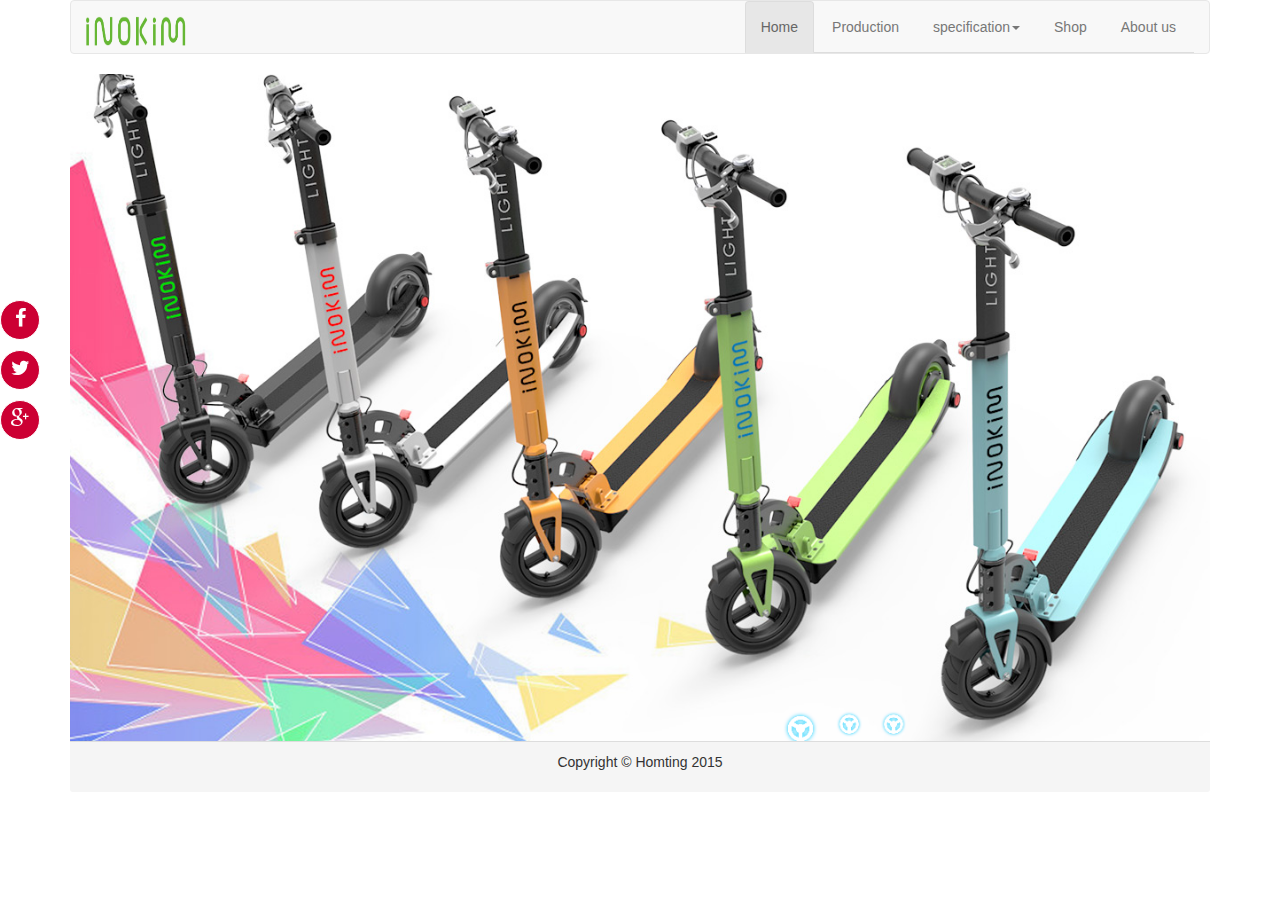
<file: index.html>
<!DOCTYPE html>
<html>
    <head>
        <meta charset="utf-8">
        <meta name="viewport" content="width=device-width, initial-scale=1">
        <title>iNOKiM</title>
        <link rel="stylesheet" href="css/bootstrap.css">
        <link rel="stylesheet" href="css/font-awesome.css">
        <script src="js/jquery-1.11.3.js"></script>
        <script src="js/bootstrap.js"></script>
    </head>
    <body class="container">
        <header>
            <div class="navbar navbar-default" role="navigation">
                <div class="navbar-header">
                    <button class="navbar-toggle" type="button" data-toggle="collapse" data-target=".navbar-responsive-collapse">
                        <span class="sr-only">Toggle Navigation</span>
                        <span class="icon-bar"></span>
                        <span class="icon-bar"></span>
                        <span class="icon-bar"></span>
                    </button>

                    <a href="index.html" class="navbar-brand">
                        <img style="width:100px; height:30px" alt="inokim" title="inokim" src="images/logo.png">
                    </a>
                </div>
                <div class="collapse navbar-collapse navbar-responsive-collapse">
                    <ul class="nav navbar-nav nav-tabs pull-right">
                        <li class="active"><a href="index.html"><span class="topinfo">Home</span></a></li>
                		<li><a href="production.html">Production</a></li>
                        <li class="dropdown">
                            <a class="dropdown-toggle" data-toggle="dropdown">specification<span class="caret"></span></a>
                            <ul class="dropdown-menu">
                                <li><a href="datalight.html">Light</a></li>
                                <li class="nav-divider"></li>
                                <li><a href="dataquick.html">Quick 2</a></li>
                            </ul>
                        </li>
                        <li><a href="http://www.baidu.com" target="_blank">Shop</a></li>
                		<li><a href="aboutus.html">About us</a></li>
          	 	   </ul>
               </div>
            </div>
        </head>
        <div >
            <img class="img-responsive" alt="inokim" title="inokim" src="images/light_main.png">
        </div>
        <div class="panel-footer">
            <p class="text-center">Copyright &copy; Homting 2015</p>
        </div>

        <div class="sharebox">
            <div class="social-icons">
                <p>
                    <a target="_blank"
                    href="http://www.facebook.com/share.php?u=homting.github.io"
                    class="fa fa-facebook"></a>
                </p>
                <p><a href="http://twitter.com/home?status=Currentlyreading
                    <?php the_permalink(); ?>" title="Click to share this post on Twitter"
                    class="fa fa-twitter"></a></p>
                <p><a href="#" class="fa fa-google-plus"></a></p>
            </div>
        </div>

    </body>
</html>
</file>
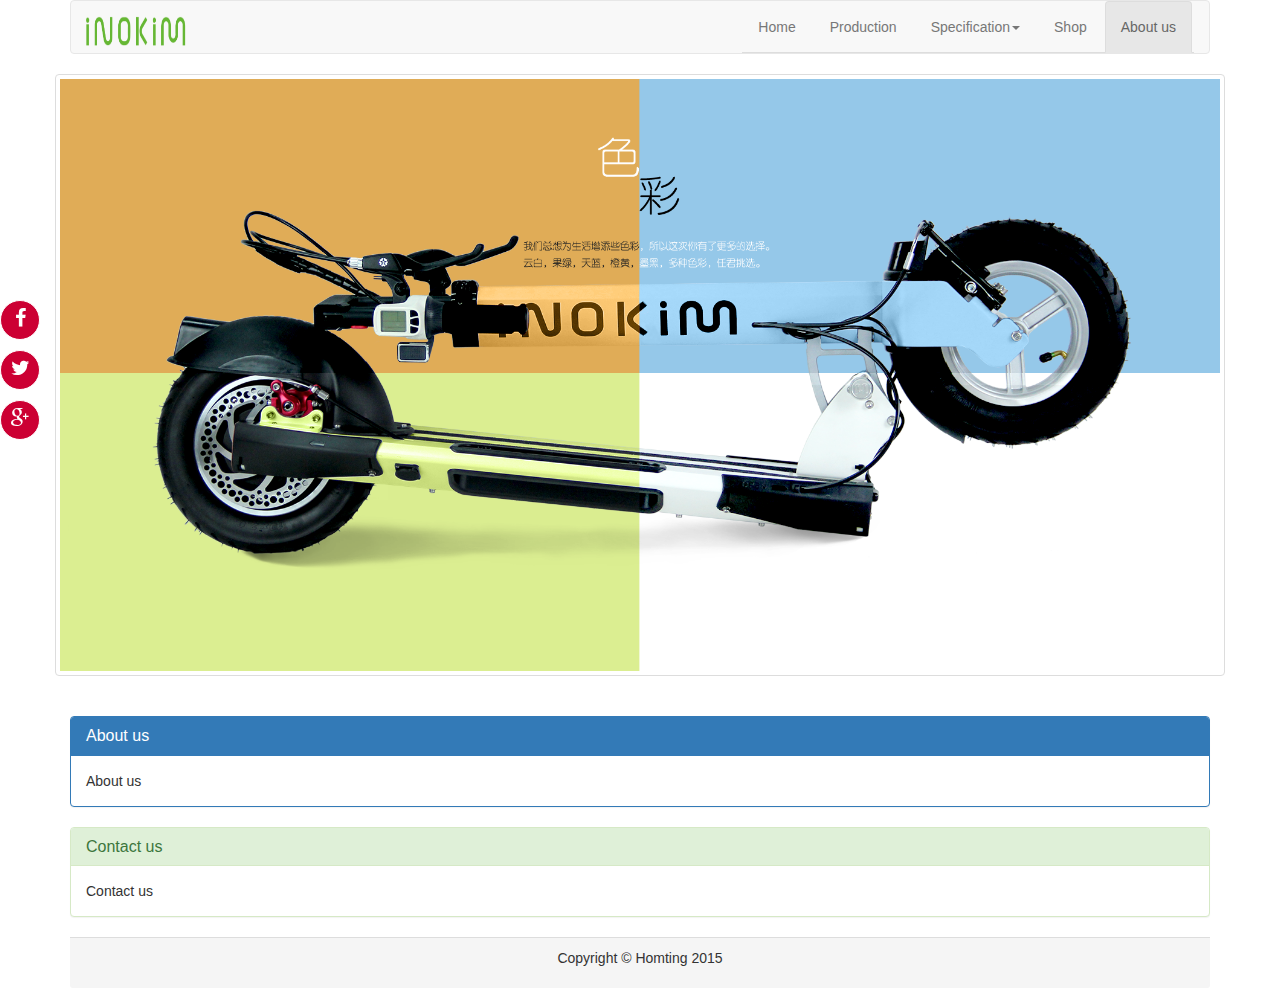
<file: aboutus.html>
<!DOCTYPE html>
<html>
    <head>
        <meta charset="utf-8">
        <meta name="viewport" content="width=device-width, initial-scale=1">
        <title>iNOKiM</title>
        <link rel="stylesheet" href="css/bootstrap.css">
        <link rel="stylesheet" href="css/font-awesome.css">
        <script src="js/jquery-1.11.3.js"></script>
        <script src="js/bootstrap.js"></script>
    </head>
    <body class="container">
        <header>
            <div class="navbar navbar-default" role="navigation">
                <div class="navbar-header">
                <button class="navbar-toggle" type="button" data-toggle="collapse" data-target=".navbar-responsive-collapse">
                    <span class="sr-only">Toggle Navigation</span>
                    <span class="icon-bar"></span>
                    <span class="icon-bar"></span>
                    <span class="icon-bar"></span>
                </button>
                <a href="index.html" class="navbar-brand">
                    <img style="width:100px; height:30px" alt="inokim inokim官网" title="inokim" src="images/logo.png">
                </a>
                </div>
                <div class="collapse navbar-collapse navbar-responsive-collapse">
              	     <ul class="nav navbar-nav nav-tabs pull-right">
                    	 <li><a href="index.html"><span class="p1">Home</span></a></li>
                    	 <li><a href="production.html">Production</a></li>
                         <li class="dropdown">
                             <a class="dropdown-toggle" data-toggle="dropdown">Specification<span class="caret"></span></a>
                             <ul class="dropdown-menu">
                                 <li><a href="datalight.html">Light</a></li>
                                 <li class="nav-divider"></li>
                                 <li><a href="dataquick.html">Quick 2</a></li>
                             </ul>
                         </li>
                         <li><a href="http://www.baidu.com" target="_blank">Shop</a></li>
                    	 <li class="active"><a href="aboutus.html"><span class="topinfo">About us</span></a></li>
                    </ul>
                </div>
            </div>
        </header>

        <div>
            <div class="row">
                <img  class="img-thumbnail" alt="About us" src="images/aboutus.png">
            </div>
            <div>
                <br/><br/>
            </div>
            <div class="panel panel-primary">
                <div class="panel-heading">
                    <h3 class="panel-title">About us</h3>
                </div>
                <div class="panel-body">
                    About us
                </div>
            </div>
            <div class="panel panel-success">
                <div class="panel-heading">
                    <h3 class="panel-title">Contact us</h3>
                </div>
                <div class="panel-body">
                    Contact us
                </div>
            </div>
        </div>
        <div class="panel-footer">
            <p class="text-center">Copyright &copy; Homting 2015</p>
        </div>

        <div class="sharebox" >
            <div class="social-icons">
                <p><a target="_blank"
                href="http://www.facebook.com/share.php?u=homting.github.io"
                class="fa fa-facebook"></a></p>
                <p><a href="http://twitter.com/home?status=Currentlyreading
                    <?php the_permalink(); ?>" title="Click to share this post on Twitter"
                    class="fa fa-twitter"></a></p>
                <p><a href="#" class="fa fa-google-plus"></a></p>
            </div>
        </div>
    </body>
</html>
</file>
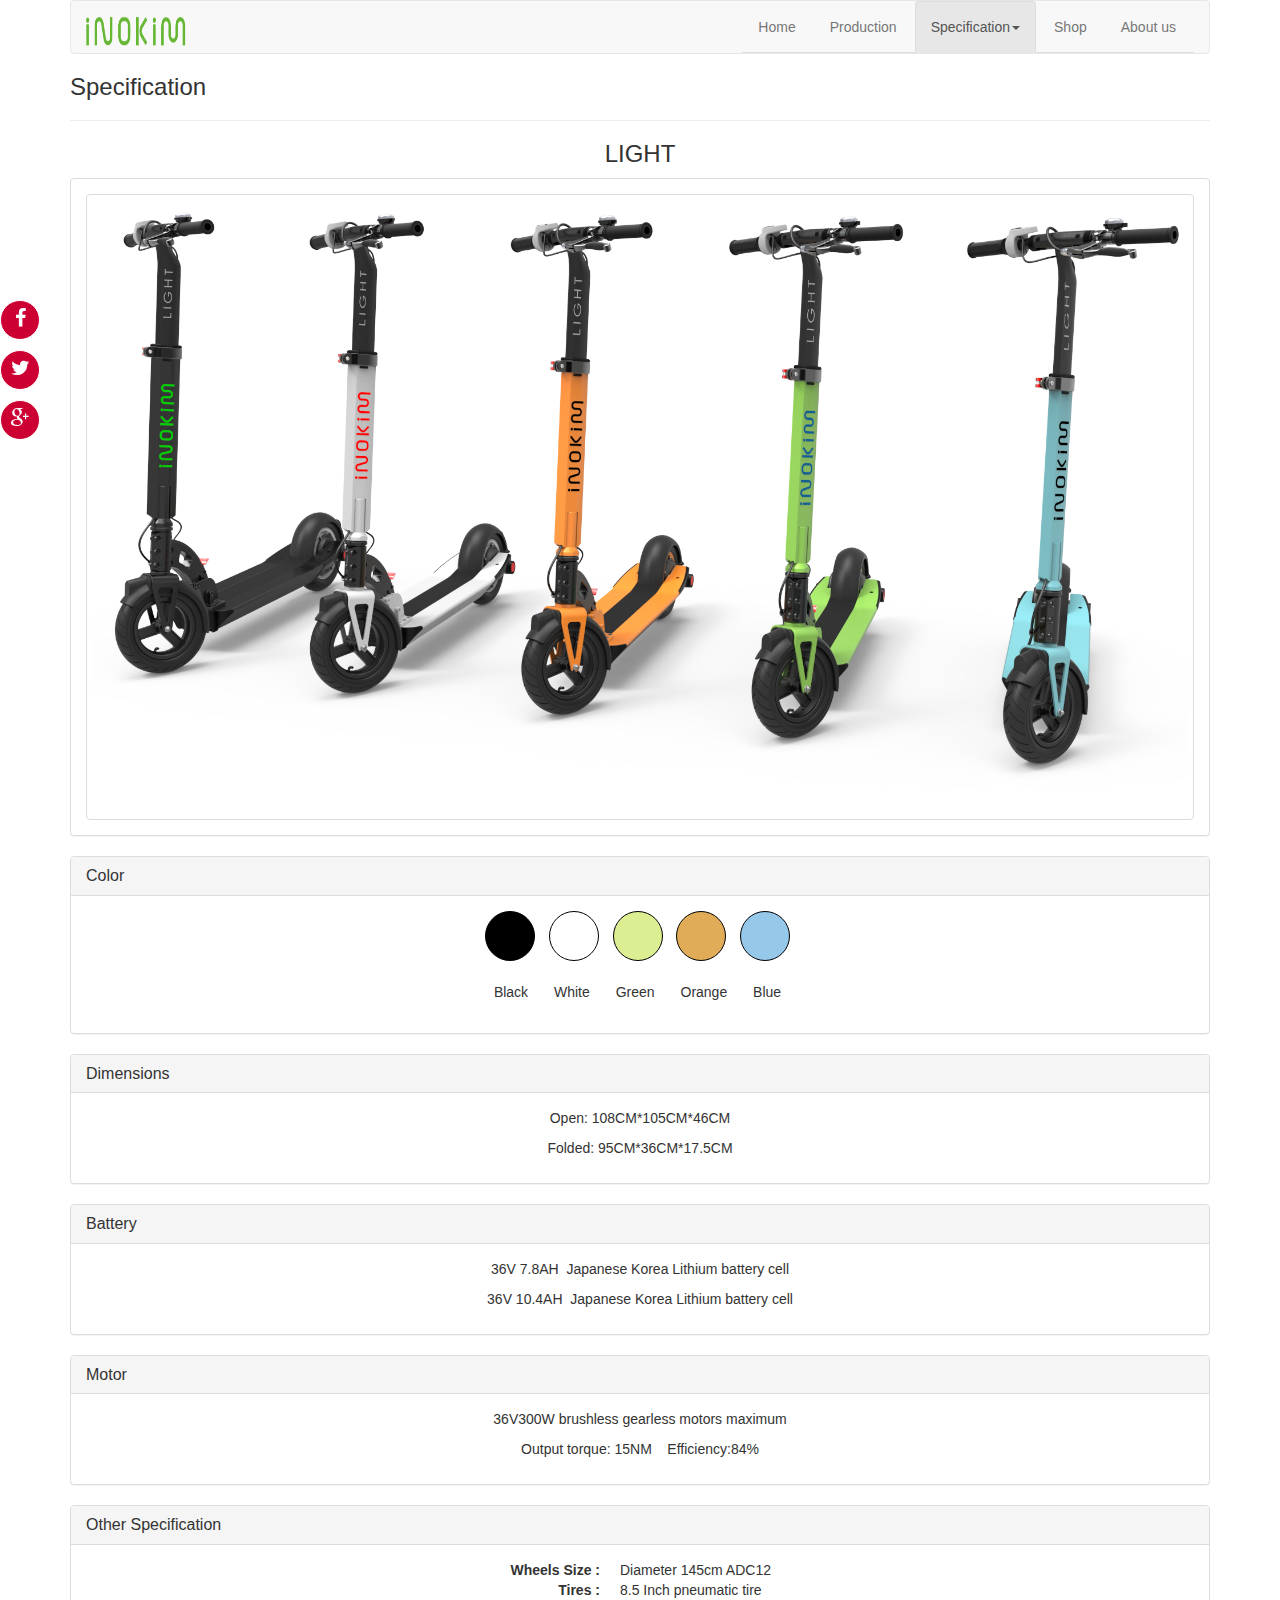
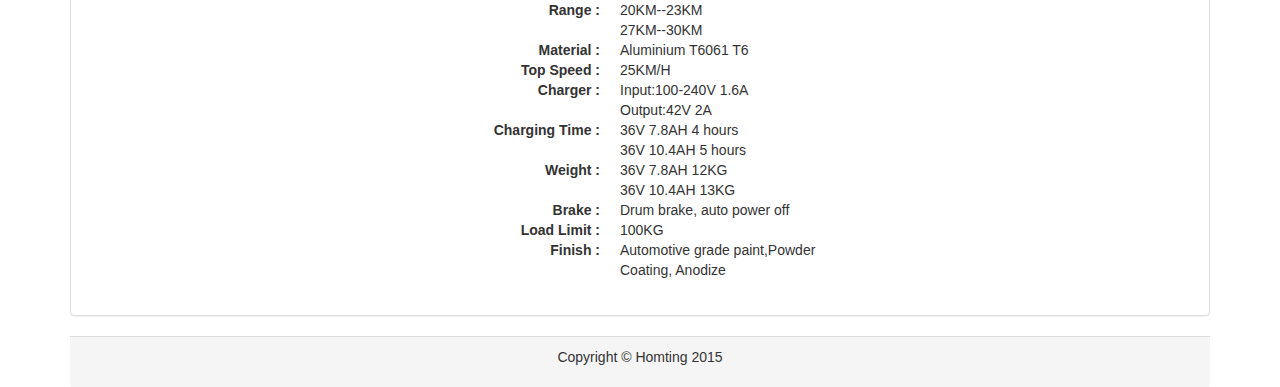
<file: datalight.html>
<!DOCTYPE html>
<html>
    <head>
        <meta charset="utf-8">
        <meta name="viewport" content="width=device-width, initial-scale=1">
        <title>iNOKiM</title>
        <link rel="stylesheet" href="css/bootstrap.css">
        <link rel="stylesheet" href="css/font-awesome.css">
        <script src="js/jquery-1.11.3.js"></script>
        <script src="js/bootstrap.js"></script>
        <style media="screen">
            .circleP {
                width: 50px;
                height: 50px;
                border:solid 1px black;
                -moz-border-radius: 50px;
                -webkit-border-radius: 50px;
                border-radius: 50px;
            }
            .jiange {
                margin:6px;
            }
            #gotop {
                display: none;
                position: fixed;
                right: 20px;
                bottom: 20px;
                padding: 10px 15px;
                font-size: 20px;
                background: #777;
                color: white;
                cursor: pointer;
            }
        </style>
    </head>
    <body class="container">
        <script type="text/javascript">
            $(function(){
                $("#gotop").click(function(){
                    jQuery("html,body").animate({
                        scrollTop:0
                    },1000);
                });
                $(window).scroll(function() {
                    if ( $(this).scrollTop() > 300){
                        $('#gotop').fadeIn("fast");
                    } else {
                        $('#gotop').stop().fadeOut("fast");
                    }
                });
            });
        </script>
        <header>
            <div class="navbar navbar-default" role="navigation">
                <div class="navbar-header">
                    <button class="navbar-toggle" type="button" data-toggle="collapse" data-target=".navbar-responsive-collapse">
                        <span class="sr-only">Toggle Navigation</span>
                        <span class="icon-bar"></span>
                        <span class="icon-bar"></span>
                        <span class="icon-bar"></span>
                    </button>
                    <a href="index.html" class="navbar-brand">
                        <img style="width:100px; height:30px" alt="inokim inokim官网" title="inokim" src="images/logo.png">
                    </a>
                </div>
                <div class="collapse navbar-collapse navbar-responsive-collapse">
                  	<ul class="nav navbar-nav nav-tabs pull-right">
                		<li><a href="index.html">Home</a></li>
                		<li><a href="production.html">Production</a></li>
                        <li class="dropdown active">
                            <a class="dropdown-toggle" data-toggle="dropdown">Specification<span class="caret"></span></a>
                            <ul class="dropdown-menu">
                                <li><a href="datalight.html"><span class="topinfo">Light</span></a></li>
                                <li class="nav-divider"></li>
                                <li><a href="dataquick.html"><span class="topinfo">Quick 2</span></a></li>
                            </ul>
                        </li>
                        <li><a href="http://www.baidu.com" target="_blank">Shop</a></li>
                		<li><a href="aboutus.html">About us</a></li>
              	 	</ul>
                </div>
            </div>
        </header>
        <div >
            <h3>Specification</h3>
            <hr>
            <h3 class="text-center">LIGHT</h3>
            <div class="panel panel-default">
                 <div class="panel-body">
                     <img class="img-thumbnail" style="width: auto;
                        display: table;
                        margin-left: auto;
                        margin-right: auto;" src="images/data_light.png" />
                     <!--img class="img-thumbnail" src="images/data_light.png" /-->
                 </div>
            </div>

            <div class="panel panel-default">
                <div class="panel-heading">
                    <h3 class="panel-title">Color</h3>
                </div>
                <div class="panel-body">
                    <ul class="list-inline text-center">
                        <li><div class="circleP" style="background-color:#000"></div></li>
                        <li><div class="circleP" style="background-color:#fff"></div></li>
                        <li><div class="circleP" style="background-color:#DBEE92"></div></li>
                        <li><div class="circleP" style="background-color:#E0AC58"></div></li>
                        <li><div class="circleP" style="background-color:#96C8E9"></div></li>
                    </ul>
                    <ul class="list-inline text-center">
                        <li class="jiange">Black</li>
                        <li class="jiange">White</li>
                        <li class="jiange">Green</li>
                        <li class="jiange">Orange</li>
                        <li class="jiange">Blue</li>
                    </ul>
                </div>
            </div>

            <div class="panel panel-default">
                <div class="panel-heading">
                    <h3 class="panel-title">Dimensions</h3>
                </div>
                <div class="panel-body">
                    <div class="text-center">
                        <p>Open:  108CM*105CM*46CM</p>
                        <p>Folded:  95CM*36CM*17.5CM</p>
                    </div>
                </div>
            </div>


            <div class="panel panel-default">
                <div class="panel-heading">
                    <h3 class="panel-title">Battery</h3>
                </div>
                <div class="panel-body">
                    <div class="text-center">
                        <p>36V 7.8AH &nbsp;Japanese Korea Lithium battery cell</p>
                        <p>36V 10.4AH &nbsp;Japanese Korea Lithium battery cell</p>
                    </div>
                </div>
            </div>

            <div class="panel panel-default">
                <div class="panel-heading">
                    <h3 class="panel-title">Motor</h3>
                </div>
                <div class="panel-body">
                    <div class="text-center">
                        <p>36V300W brushless gearless motors maximum</p>
                        <p>Output torque: 15NM &nbsp;&nbsp;&nbsp;Efficiency:84%</p>
                    </div>
                </div>
            </div>

            <div class="panel panel-default">
                <div class="panel-heading">
                    <h3 class="panel-title">Other Specification</h3>
                </div>
                <div class="panel-body">
                    <div class="row">
                        <div class="center-block" style="width:400px;">
                            <dl class="dl-horizontal">
                                <dt>Wheels Size :</dt>
                                <dd>Diameter 145cm  ADC12</dd>
                                <dt>Tires :</dt>
                                <dd>8.5 Inch pneumatic tire</dd>
                                <dt>Range :</dt>
                                <dd>20KM--23KM<br />27KM--30KM</dd>
                                <dt>Material :</dt>
                                <dd>Aluminium T6061 T6</dd>
                                <dt>Top Speed :</dt>
                                <dd>25KM/H</dd>
                                <dt>Charger :</dt>
                                <dd>Input:100-240V 1.6A<br />Output:42V 2A</dd>
                                <dt>Charging Time :</dt>
                                <dd>36V 7.8AH 4 hours<br />36V 10.4AH 5 hours</dd>
                                <dt>Weight :</dt>
                                <dd>36V 7.8AH 12KG<br />36V 10.4AH 13KG</dd>
                                <dt>Brake :</dt>
                                <dd>Drum brake, auto power off</dd>
                                <dt>Load Limit :</dt>
                                <dd>100KG</dd>
                                <dt>Finish :</dt>
                                <dd>Automotive grade paint,Powder Coating, Anodize</dd>
                            </dl>
                        </div>
                    </div>
                </div>
            </div>

            <div id="gotop"><img src="images/arr.png"></div>
            <div class="panel-footer">
                <p class="text-center">Copyright &copy; Homting 2015</p>
            </div>

            <div class="sharebox" >
                <div class="social-icons">
                    <p><a target="_blank"
                    href="http://www.facebook.com/share.php?u=homting.github.io"
                    class="fa fa-facebook"></a></p>
                    <p><a href="http://twitter.com/home?status=Currentlyreading
                        <?php the_permalink(); ?>" title="Click to share this post on Twitter"
                        class="fa fa-twitter"></a></p>
                    <p><a href="#" class="fa fa-google-plus"></a></p>
                </div>
            </div>
        </div>
    </body>
</html>
</file>
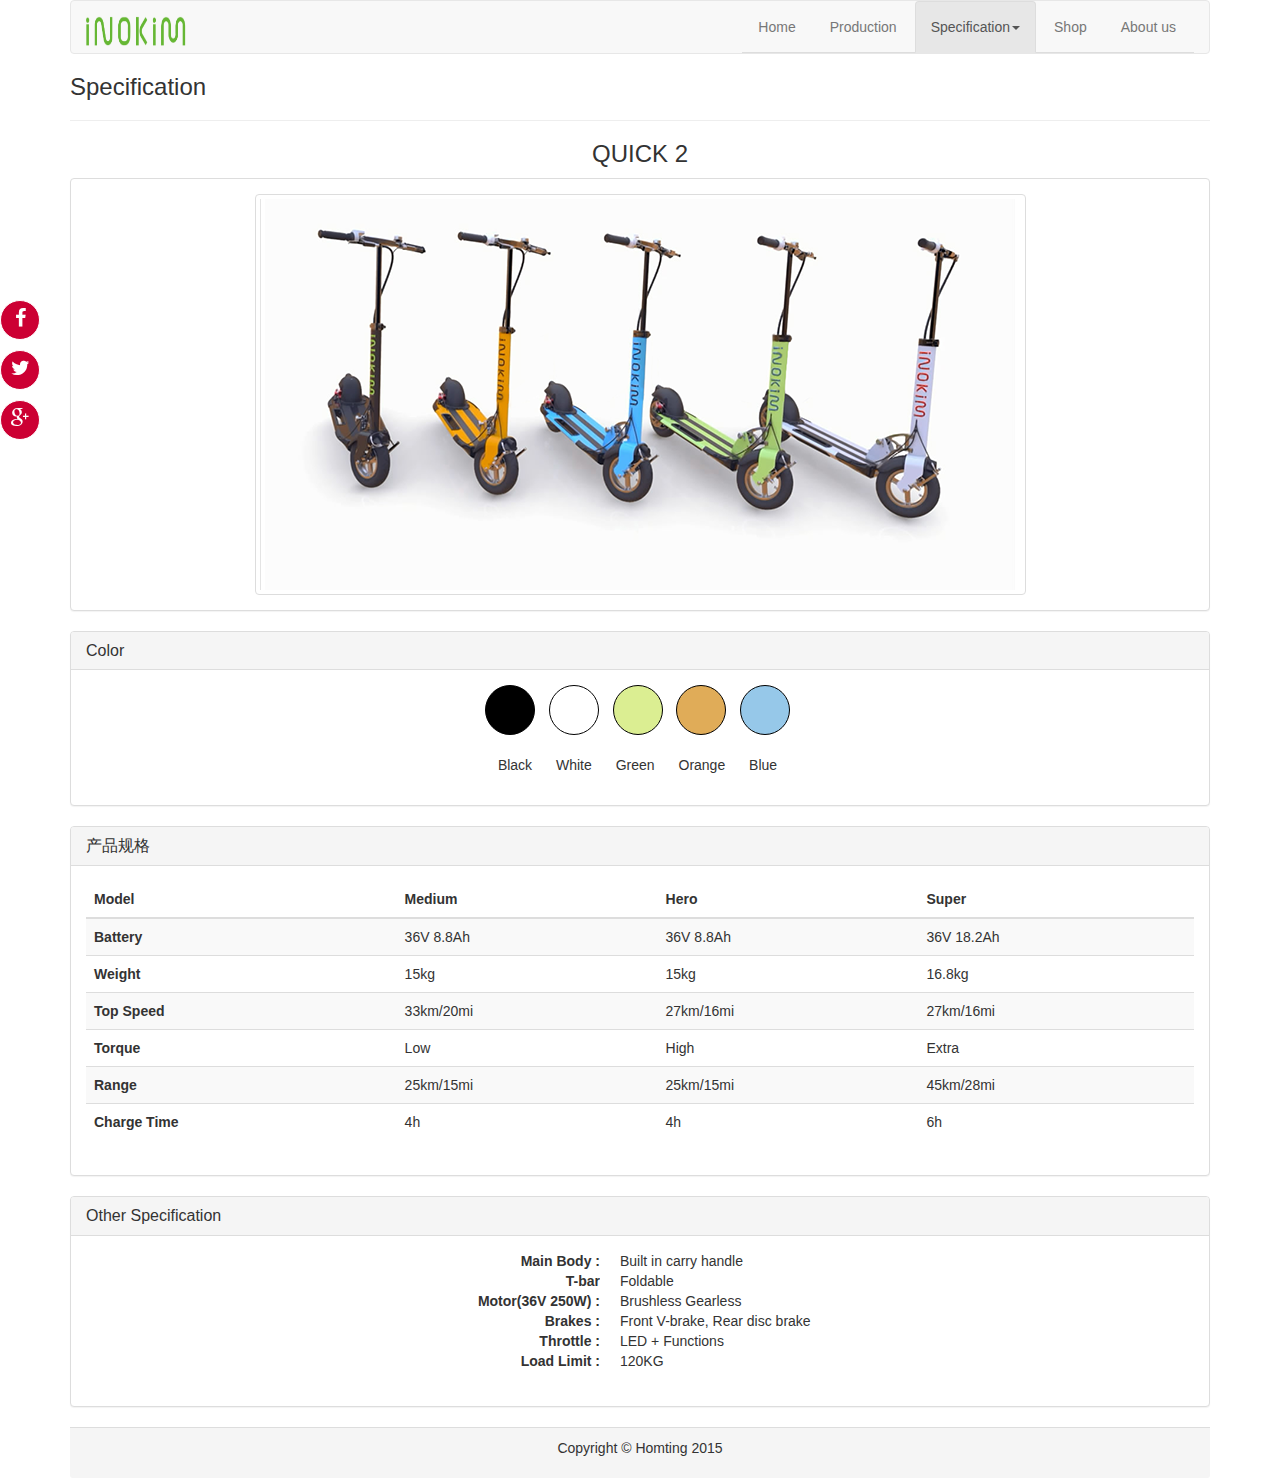
<file: dataquick.html>
<!DOCTYPE html>
<html>
    <head>
        <meta charset="utf-8">
        <meta name="viewport" content="width=device-width, initial-scale=1">
        <title>iNOKiM</title>
        <link rel="stylesheet" href="css/bootstrap.css">
        <link rel="stylesheet" href="css/font-awesome.css">
        <script src="js/jquery-1.11.3.js"></script>
        <script src="js/bootstrap.js"></script>
        <style media="screen">
            .circleP {
                width: 50px;
                height: 50px;
                border:solid 1px black;
                -moz-border-radius: 50px;
                -webkit-border-radius: 50px;
                border-radius: 50px;
            }
            .jiange {
                margin:5px;
            }
            #gotop {
                display: none;
                position: fixed;
                right: 20px;
                bottom: 20px;
                padding: 10px 15px;
                font-size: 20px;
                background: #777;
                color: white;
                cursor: pointer;
            }
        </style>
    </head>
    <body class="container">
        <script type="text/javascript">
            $(function(){
                $("#gotop").click(function(){
                    jQuery("html,body").animate({
                        scrollTop:0
                    },1000);
                });
                $(window).scroll(function() {
                    if ( $(this).scrollTop() > 300){
                        $('#gotop').fadeIn("fast");
                    } else {
                        $('#gotop').stop().fadeOut("fast");
                    }
                });
            });
        </script>
        <header>
            <div class="navbar navbar-default" role="navigation">
                <div class="navbar-header">
                    <button class="navbar-toggle" type="button" data-toggle="collapse" data-target=".navbar-responsive-collapse">
                        <span class="sr-only">Toggle Navigation</span>
                        <span class="icon-bar"></span>
                        <span class="icon-bar"></span>
                        <span class="icon-bar"></span>
                    </button>
                    <a href="index.html" class="navbar-brand">
                        <img style="width:100px; height:30px" alt="inokim inokim官网" title="inokim" src="images/logo.png">
                    </a>
                </div>
                <div class="collapse navbar-collapse navbar-responsive-collapse">
                  	<ul class="nav navbar-nav nav-tabs pull-right">
                		<li><a href="index.html">Home</a></li>
                		<li><a href="production.html">Production</a></li>
                        <li class="dropdown active">
                            <a class="dropdown-toggle" data-toggle="dropdown">Specification<span class="caret"></span></a>
                            <ul class="dropdown-menu">
                                <li><a href="datalight.html"><span class="topinfo">Light</span></a></li>
                                <li class="nav-divider"></li>
                                <li><a href="dataquick.html"><span class="topinfo">Quick 2</span></a></li>
                            </ul>
                        </li>
                        <li><a href="http://www.baidu.com" target="_blank">Shop</a></li>
                		<li><a href="aboutus.html">About us</a></li>
              	 	</ul>
                </div>
            </div>
        </header>
        <div >
            <h3>Specification</h3>
            <hr>
            <h3 class="text-center">QUICK 2</h3>
            <div class="panel panel-default">
                 <div class="panel-body">
                     <!--div class="row"-->
                         <!--div class="center-block" style="width:400px;"-->
                     <img class="img-thumbnail" style="width: auto;
                        display: table;
                        margin-left: auto;
                        margin-right: auto;" src="images/data_quick.png" />
                 </div>
            </div>

            <div class="panel panel-default">
                <div class="panel-heading">
                    <h3 class="panel-title">Color</h3>
                </div>
                <div class="panel-body">
                    <ul class="list-inline text-center">
                        <li><div class="circleP" style="background-color:#000"></div></li>
                        <li><div class="circleP" style="background-color:#fff"></div></li>
                        <li><div class="circleP" style="background-color:#DBEE92"></div></li>
                        <li><div class="circleP" style="background-color:#E0AC58"></div></li>
                        <li><div class="circleP" style="background-color:#96C8E9"></div></li>
                    </ul>
                    <ul class="list-inline text-center">
                        <li class="jiange">Black</li>
                        <li class="jiange">White</li>
                        <li class="jiange">Green</li>
                        <li class="jiange">Orange</li>
                        <li class="jiange">Blue</li>
                    </ul>
                </div>
            </div>

            <div class="panel panel-default">
                <div class="panel-heading">
                    <h3 class="panel-title">产品规格</h3>
                </div>
                <div class="panel-body">
                    <table class="table table-striped">
                        <thead>
                            <tr>
                                <th>Model</th>
                                <th>Medium</th>
                                <th>Hero</th>
                                <th>Super</th>
                            </tr>
                        </thead>
                        <tbody>
                            <tr>
                                <td style="font-weight:bold;">Battery</td>
                                <td>36V 8.8Ah</td>
                                <td>36V 8.8Ah</td>
                                <td>36V 18.2Ah</td>
                            </tr>
                            <tr>
                                <td style="font-weight:bold;">Weight</td>
                                <td>15kg</td>
                                <td>15kg</td>
                                <td>16.8kg</td>
                            </tr>
                            <tr>
                                <td style="font-weight:bold;">Top Speed</td>
                                <td>33km/20mi</td>
                                <td>27km/16mi</td>
                                <td>27km/16mi</td>
                            </tr>
                            <tr>
                                <td style="font-weight:bold;">Torque</td>
                                <td>Low</td>
                                <td>High</td>
                                <td>Extra</td>
                            </tr>
                            <tr>
                                <td style="font-weight:bold;">Range</td>
                                <td>25km/15mi</td>
                                <td>25km/15mi</td>
                                <td>45km/28mi</td>
                            </tr>
                            <tr>
                                <td style="font-weight:bold;">Charge Time</td>
                                <td>4h</td>
                                <td>4h</td>
                                <td>6h</td>
                            </tr>
                        </tbody>
                    </table>
                </div>
            </div>

            <div class="panel panel-default">
                <div class="panel-heading">
                    <h3 class="panel-title">Other Specification</h3>
                </div>
                <div class="panel-body">
                    <div class="row">
                        <div class="center-block" style="width:400px;">
                            <dl class="dl-horizontal">
                                <dt>Main Body :</dt>
                                <dd>Built in carry handle</dd>
                                <dt>T-bar</dt>
                                <dd>Foldable</dd>
                                <dt>Motor(36V 250W) :</dt>
                                <dd>Brushless Gearless</dd>
                                <dt>Brakes :</dt>
                                <dd>Front V-brake, Rear disc brake</dd>
                                <dt>Throttle :</dt>
                                <dd>LED + Functions</dd>
                                <dt>Load Limit :</dt>
                                <dd>120KG</dd>
                            </dl>
                        </div>
                    </div>
                </div>
            </div>

            <div id="gotop"><img src="images/arr.png"></div>
            <div class="panel-footer">
                <p class="text-center">Copyright &copy; Homting 2015</p>
            </div>

            <div class="sharebox" >
                <div class="social-icons">
                    <p><a target="_blank"
                    href="http://www.facebook.com/share.php?u=homting.github.io"
                    class="fa fa-facebook"></a></p>
                    <p><a href="http://twitter.com/home?status=Currentlyreading
                        <?php the_permalink(); ?>" title="Click to share this post on Twitter"
                        class="fa fa-twitter"></a></p>
                    <p><a href="#" class="fa fa-google-plus"></a></p>
                </div>
            </div>
        </div>
    </body>
</html>
</file>
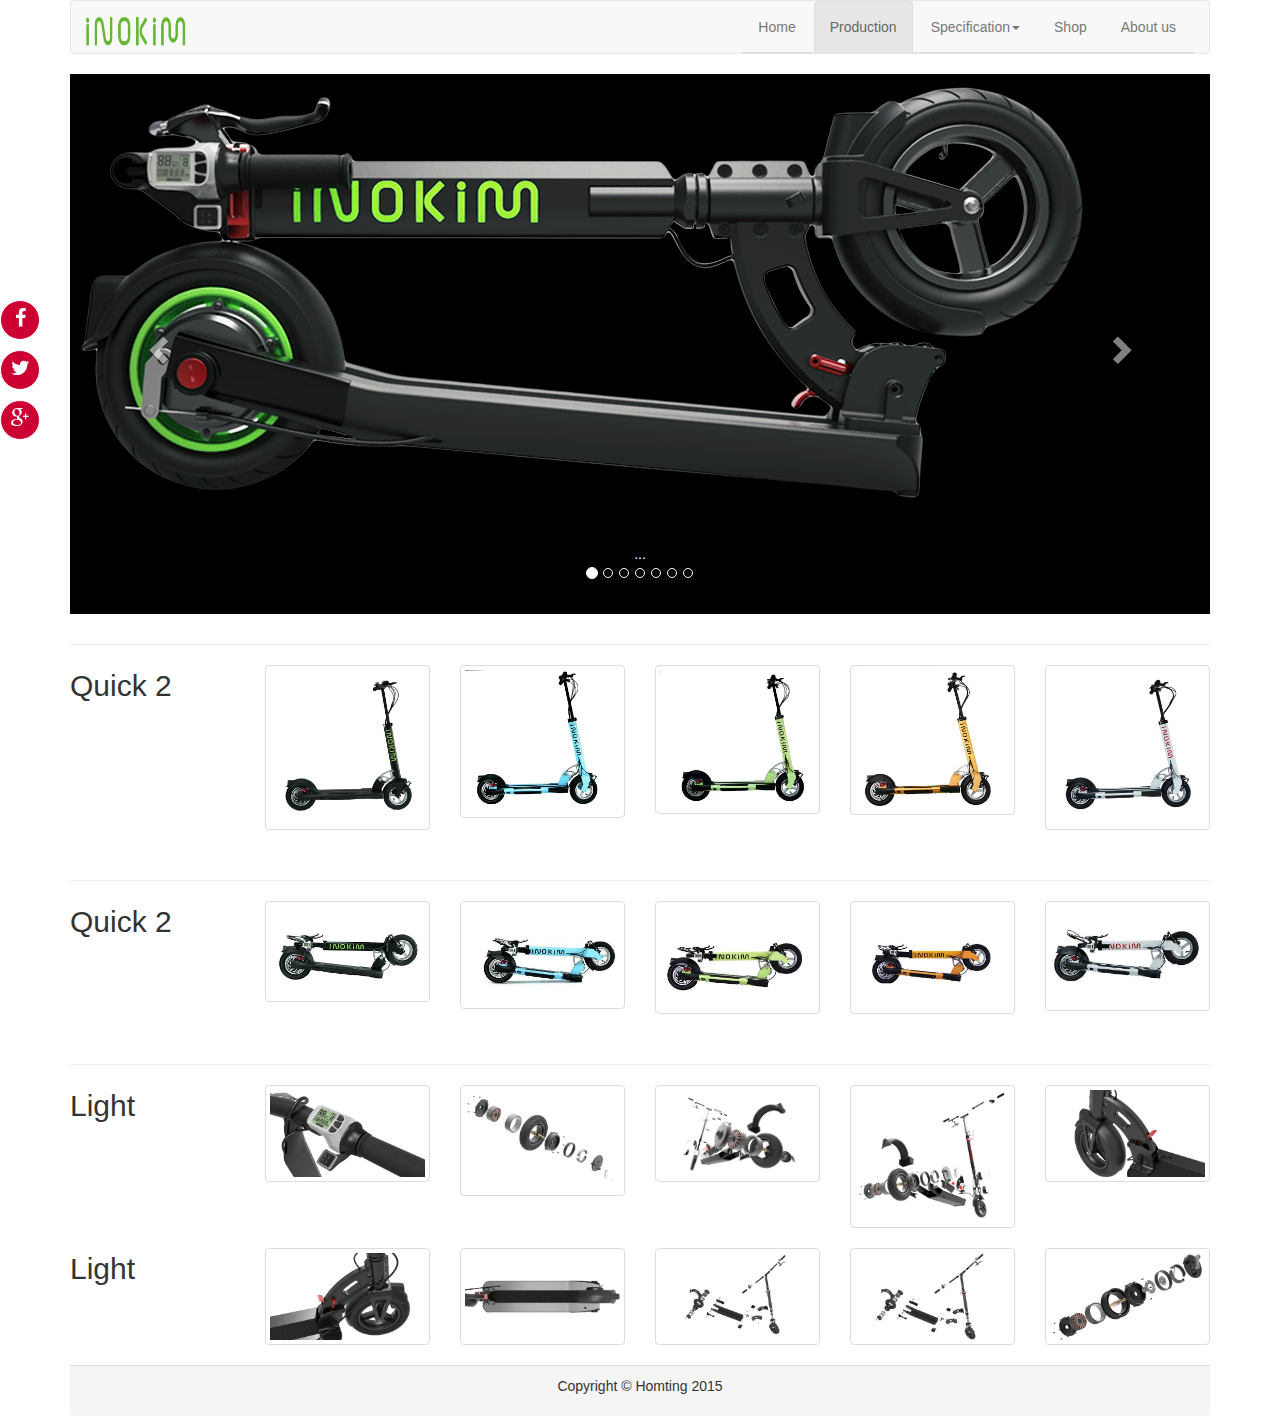
<file: production.html>
<!DOCTYPE html>
<html>
    <head>
        <meta charset="utf-8">
        <meta name="viewport" content="width=device-width, initial-scale=1">
        <meta http-equiv="X-UA-Compatible" content="IE=edge">
        <meta keywords="">
        <title>iNOKiM</title>
        <link rel="stylesheet" href="css/bootstrap.css">
        <link rel="stylesheet" href="css/font-awesome.css">
        <script src="js/jquery-1.11.3.js"></script>
        <script src="js/bootstrap.js"></script>
        <style media="screen">
            @media (min-width: 992px) {
                .carousel {
                    height: 540px;
                    background-color: #000;
                }
                .carousel .item{
                    height: 540px;
                    background-color: #000;
                }
            }

            @media (min-width: 501px) and (max-width:991px) {
                .carousel {
                    height: 440px;
                    background-color: #000;
                }
                .carousel .item{
                    height: 440px;
                    background-color: #000;
                }
            }

            @media (max-width: 500px) {
                .carousel {
                    height: 270px;
                    background-color: #000;
                }
                .carousel .item{
                    height: 270px;
                    background-color: #000;
                }
            }

            .carousel-inner .img{
                width: 100%;
            }
            #gotop {
                display: none;
                position: fixed;
                right: 20px;
                bottom: 20px;
                padding: 10px 15px;
                font-size: 20px;
                background: #777;
                color: white;
                cursor: pointer;
            }
            .jiange {
                margin:30px;
            }
        </style>
    </head>
    <body class="container">
        <script type="text/javascript">
            $(function(){
                $("#gotop").click(function(){
                    jQuery("html,body").animate({
                        scrollTop:0
                    },1000);
                });
                $(window).scroll(function() {
                    if ( $(this).scrollTop() > 300){
                        $('#gotop').fadeIn("fast");
                    } else {
                        $('#gotop').stop().fadeOut("fast");
                    }
                });
            });
        </script>
        <header>
            <div class="navbar navbar-default" role="navigation">
                <div class="navbar-header">
                    <button class="navbar-toggle" type="button" data-toggle="collapse" data-target=".navbar-responsive-collapse">
                        <span class="sr-only">Toggle Navigation</span>
                        <span class="icon-bar"></span>
                        <span class="icon-bar"></span>
                        <span class="icon-bar"></span>
                        <span class="icon-bar"></span>
                     </button>
                     <a href="index.html" class="navbar-brand">
                         <img style="width:100px; height:30px" alt="inokim inokim" title="inokim" src="images/logo.png">
                     </a>
                </div>
                <div class="collapse navbar-collapse navbar-responsive-collapse">
              	     <ul class="nav navbar-nav nav-tabs pull-right">
                         <li><a href="index.html">Home</a></li>
                		 <li class="active"><a href="production.html"><span class="topinfo">Production</span></a></li>
                         <li class="dropdown">
                             <a class="dropdown-toggle" data-toggle="dropdown">Specification<span class="caret"></span></a>
                             <ul class="dropdown-menu">
                                 <li><a href="datalight.html">Light</a></li>
                                 <li class="nav-divider"></li>
                                 <li><a href="dataquick.html">Quick 2</a></li>
                             </ul>
                         </li>
                         <li><a href="http://www.baidu.com" target="_blank">Shop</a></li>
                		 <li><a href="aboutus.html">About us</a></li>
          	 	     </ul>
                 </div>
             </div>
        </header>

        <div id="mycarousel" class="carousel slide" data-ride="carousel">
            <!-- Indicators -->
            <ol class="carousel-indicators">
                <li data-target="#mycarousel" data-slide-to="0" class="active"></li>
                <li data-target="#mycarousel" data-slide-to="1"></li>
                <li data-target="#mycarousel" data-slide-to="2"></li>
                <li data-target="#mycarousel" data-slide-to="3"></li>
                <li data-target="#mycarousel" data-slide-to="4"></li>
                <li data-target="#mycarousel" data-slide-to="5"></li>
                <li data-target="#mycarousel" data-slide-to="6"></li>
            </ol>

            <!-- Wrapper for slides -->
            <div class="carousel-inner" role="listbox">
                <div class="item active">
                    <img src="images/mycarousel0.png" alt="...">
                    <div class="carousel-caption">
                        ...
                    </div>
                </div>
                <div class="item">
                    <img src="images/mycarousel1.jpg" alt="...">
                    <div class="carousel-caption">
                        ...
                    </div>
                </div>
                <div class="item">
                    <img src="images/mycarousel2.png" alt="...">
                    <div class="carousel-caption">
                        ...
                    </div>
                </div>
                <div class="item">
                    <img src="images/mycarousel3.png" alt="...">
                    <div class="carousel-caption">
                        ...
                    </div>
                </div>
                <div class="item">
                    <img src="images/mycarousel4.png" alt="...">
                    <div class="carousel-caption">
                        ...
                    </div>
                </div>
                <div class="item">
                    <img src="images/mycarousel5.png" alt="...">
                    <div class="carousel-caption">
                        ...
                    </div>
                </div>
                <div class="item">
                    <img src="images/mycarousel6.png" alt="...">
                    <div class="carousel-caption">

                    </div>
                </div>
            </div>

            <!-- Controls -->
            <a class="left carousel-control" href="#mycarousel" role="button" data-slide="prev">
                <span class="glyphicon glyphicon-chevron-left" aria-hidden="true"></span>
                <span class="sr-only">Previous</span>
            </a>
            <a class="right carousel-control" href="#mycarousel" role="button" data-slide="next">
                <span class="glyphicon glyphicon-chevron-right" aria-hidden="true"></span>
                <span class="sr-only">Next</span>
            </a>
        </div>

        <div class="jiange"></div>
        <!--div class="row" style="text-align:center">
            <div class="col-md-4">
                <img class="img-circle" src="images/team-1.png" alt="" >
                <h2> tcvxeam1</h2>
                <p> teaxcbxm1</p>
            </div>
            <div class="col-md-4">
                <img class="img-circle" src="images/team-1.png" alt="" >
                <h2> tdfsdf2</h2>
                <p> tdsfm2</p>
            </div>
            <div class="col-md-4">
                <img class="img-circle" src="images/team-1.png" alt="" >
                <h2> tesdfsdfam3</h2>
                <p> teasdfsdfm3</p>
            </div>
        </div-->
        <div class="jiange"></div>
        <hr/>

        <div class="row">
            <div class="col-sm-6 col-md-2">
                <p><span style="font-size:30px;font-wight:bold;text-align:center;">Quick 2</span></p>
            </div>
            <div class="col-sm-6 col-md-2">
                <a href="dataquick.html" class="thumbnail">
                    <img src="images/quick/Black1-1.jpg"
                    alt="">
                </a>
            </div>
            <div class="col-sm-6 col-md-2">
                <a href="dataquick.html" class="thumbnail">
                    <img src="images/quick/Blue1-1.jpg"
                 alt="">
                </a>
            </div>
            <div class="col-sm-6 col-md-2">
                <a href="dataquick.html" class="thumbnail">
                    <img src="images/quick/Green1-1.jpg"
                 alt="">
                </a>
            </div>
            <div class="col-sm-6 col-md-2">
                <a href="dataquick.html" class="thumbnail">
                    <img src="images/quick/Orange1-1.jpg"
                 alt=" ">
                </a>
            </div>
            <div class="col-sm-6 col-md-2">
                <a href="dataquick.html" class="thumbnail">
                    <img src="images/quick/White1-1.jpg"
                 alt=" ">
                </a>
            </div>
        </div>
        <div class="jiange">
        </div>
        <hr />

        <div class="row">
            <div class="col-sm-6 col-md-2">
                <p><span style="font-size:30px;font-wight:bold;text-align:center;">Quick 2</span></p>
            </div>
            <div class="col-sm-6 col-md-2">
                <a href="dataquick.html" class="thumbnail">
                    <img src="images/quick/Black1-2.jpg"
                    alt="">
                </a>
            </div>
            <div class="col-sm-6 col-md-2">
                <a href="dataquick.html" class="thumbnail">
                    <img src="images/quick/Blue1-2.jpg"
                 alt="">
                </a>
            </div>
            <div class="col-sm-6 col-md-2">
                <a href="dataquick.html" class="thumbnail">
                    <img src="images/quick/Green1-2.jpg"
                 alt="">
                </a>
            </div>
            <div class="col-sm-6 col-md-2">
                <a href="dataquick.html" class="thumbnail">
                    <img src="images/quick/Orange1-2.jpg"
                 alt=" ">
                </a>
            </div>
            <div class="col-sm-6 col-md-2">
                <a href="dataquick.html" class="thumbnail">
                    <img src="images/quick/White1-2.jpg"
                 alt=" ">
                </a>
            </div>
        </div>
        <div class="jiange">
        </div>
        <hr />

        <div class="row">
            <div class="col-sm-6 col-md-2">
                <p><span style="font-size:30px;font-wight:bold;text-align:center;">Light</span></p>
            </div>
            <div class="col-sm-6 col-md-2">
                <a href="datalight.html" class="thumbnail">
                    <img src="images/light/light1.png"
                    alt="">
                </a>
            </div>
            <div class="col-sm-6 col-md-2">
                <a href="datalight.html" class="thumbnail">
                    <img src="images/light/light2.png"
                 alt="">
                </a>
            </div>
            <div class="col-sm-6 col-md-2">
                <a href="datalight.html" class="thumbnail">
                    <img src="images/light/light3.png"
                 alt="">
                </a>
            </div>
            <div class="col-sm-6 col-md-2">
                <a href="datalight.html" class="thumbnail">
                    <img src="images/light/light4.png"
                 alt=" ">
                </a>
            </div>
            <div class="col-sm-6 col-md-2">
                <a href="datalight.html" class="thumbnail">
                    <img src="images/light/light5.png"
                 alt=" ">
                </a>
            </div>
        </div>

        <div class="row">
            <div class="col-sm-6 col-md-2">
                <p><span style="font-size:30px;font-wight:bold;text-align:center;">Light</span></p>
            </div>
            <div class="col-sm-6 col-md-2">
                <a href="datalight.html" class="thumbnail">
                    <img src="images/light/light6.png"
                    alt="">
                </a>
            </div>
            <div class="col-sm-6 col-md-2">
                <a href="datalight.html" class="thumbnail">
                    <img src="images/light/light7.png"
                 alt="">
                </a>
            </div>
            <div class="col-sm-6 col-md-2">
                <a href="datalight.html" class="thumbnail">
                    <img src="images/light/light8.png"
                 alt="">
                </a>
            </div>
            <div class="col-sm-6 col-md-2">
                <a href="datalight.html" class="thumbnail">
                    <img src="images/light/light9.png"
                 alt=" ">
                </a>
            </div>
            <div class="col-sm-6 col-md-2">
                <a href="datalight.html" class="thumbnail">
                    <img src="images/light/light10.png"
                 alt=" ">
                </a>
            </div>
        </div>

        <!--div class="row">
            <div class="col-md-7 col-md-push-6">
                <h2 style="text-align:center;"> jie shao</h2>
                <p style="text-align:center;">dsfdsfds </p>
            </div>
            <div class="col-md-5 col-md-pull-7">
                <img src="images/test.png" alt="test.png">
            </div>
        </div>
        <hr/>
        <div class="row">
            <div class="col-md-6">
                <h2> jie shao</h2>
                <p>dsfdsfds </p>
            </div>
            <div class="col-md-6">
                <img src="images/test.png" alt="test.png">
            </div>
        </div>
        <div class="jiange">
        </div-->
        <div id="gotop"><img src="images/arr.png"></div>
        <div class="panel-footer">
            <p class="text-center">Copyright &copy; Homting 2015</p>
        </div>


        <div class="sharebox" >
            <div class="social-icons">
                <p><a target="_blank"
                href="http://www.facebook.com/share.php?u=homting.github.io"
                class="fa fa-facebook"></a></p>
                <p><a href="http://twitter.com/home?status=Currentlyreading
                    <?php the_permalink(); ?>" title="Click to share this post on Twitter"
                    class="fa fa-twitter"></a></p>
                <p><a href="#" class="fa fa-google-plus"></a></p>
            </div>
        </div>

    </body>
</html>
</file>
